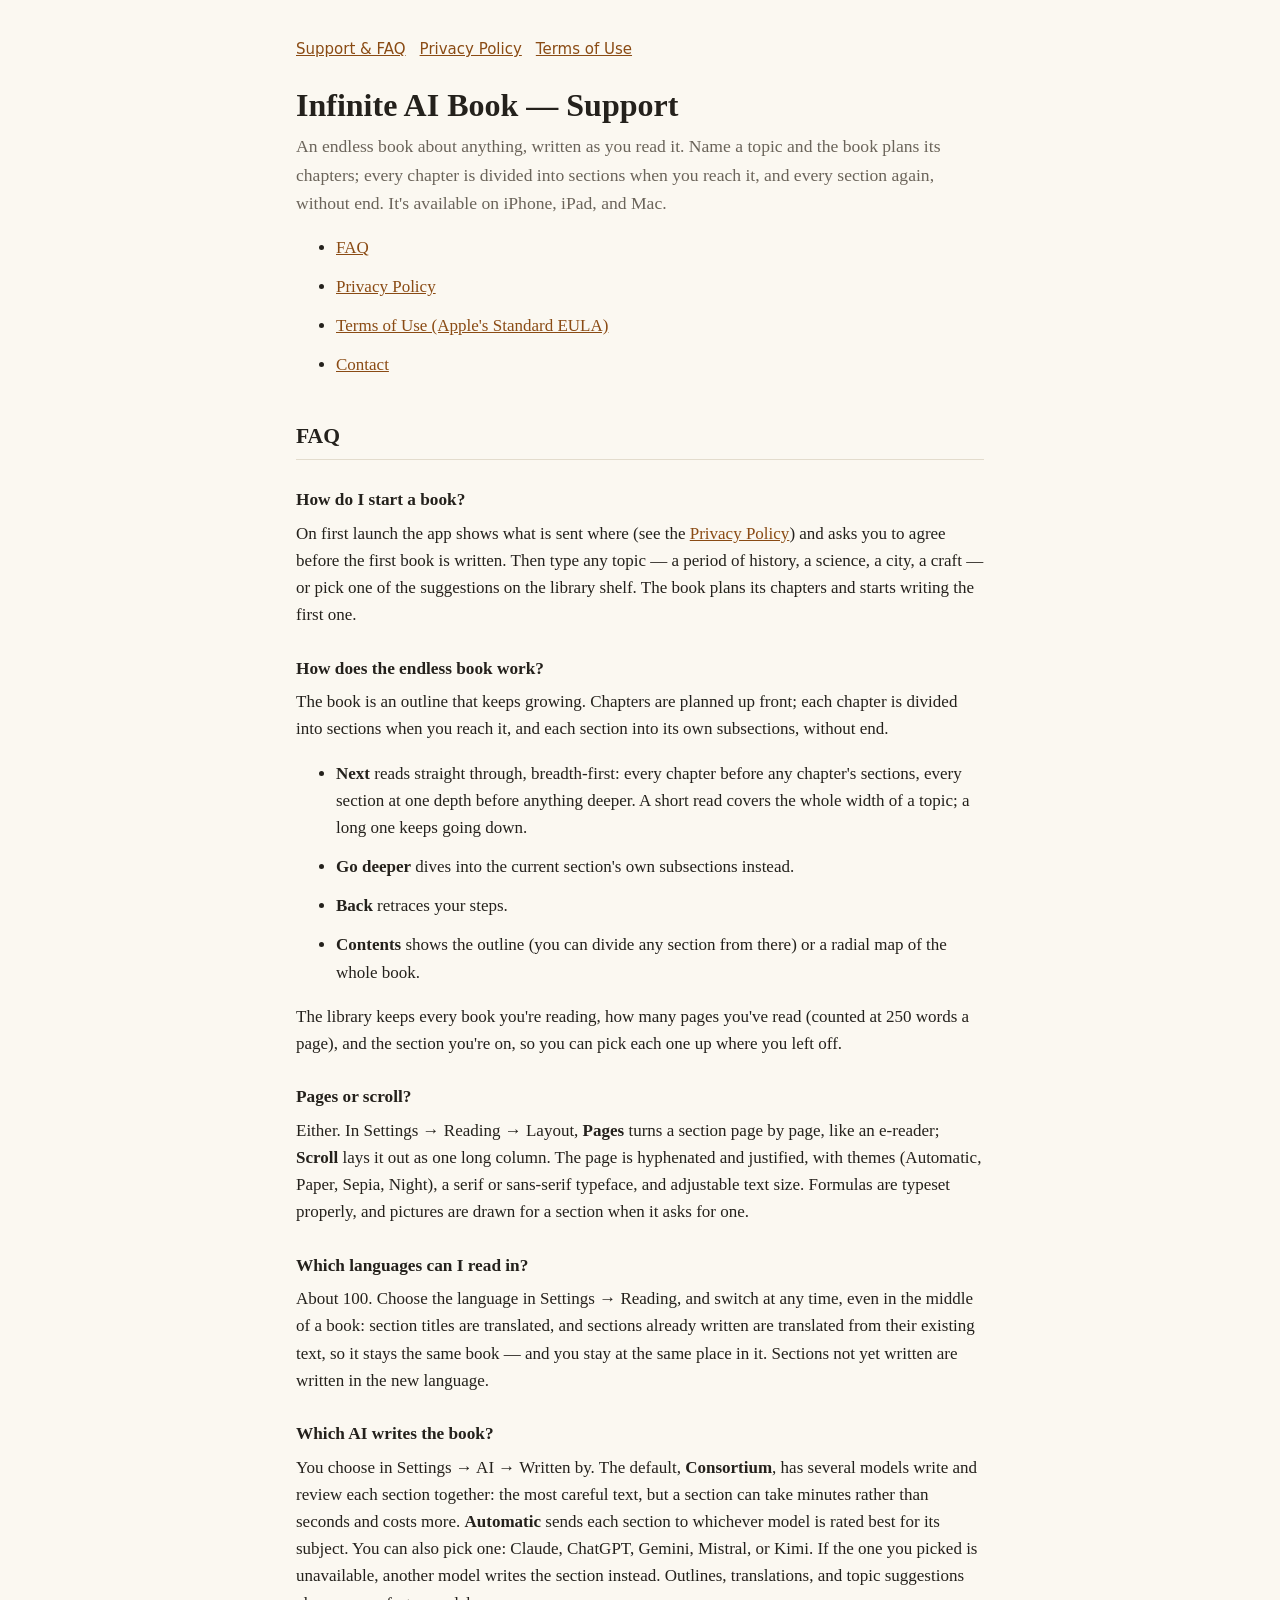
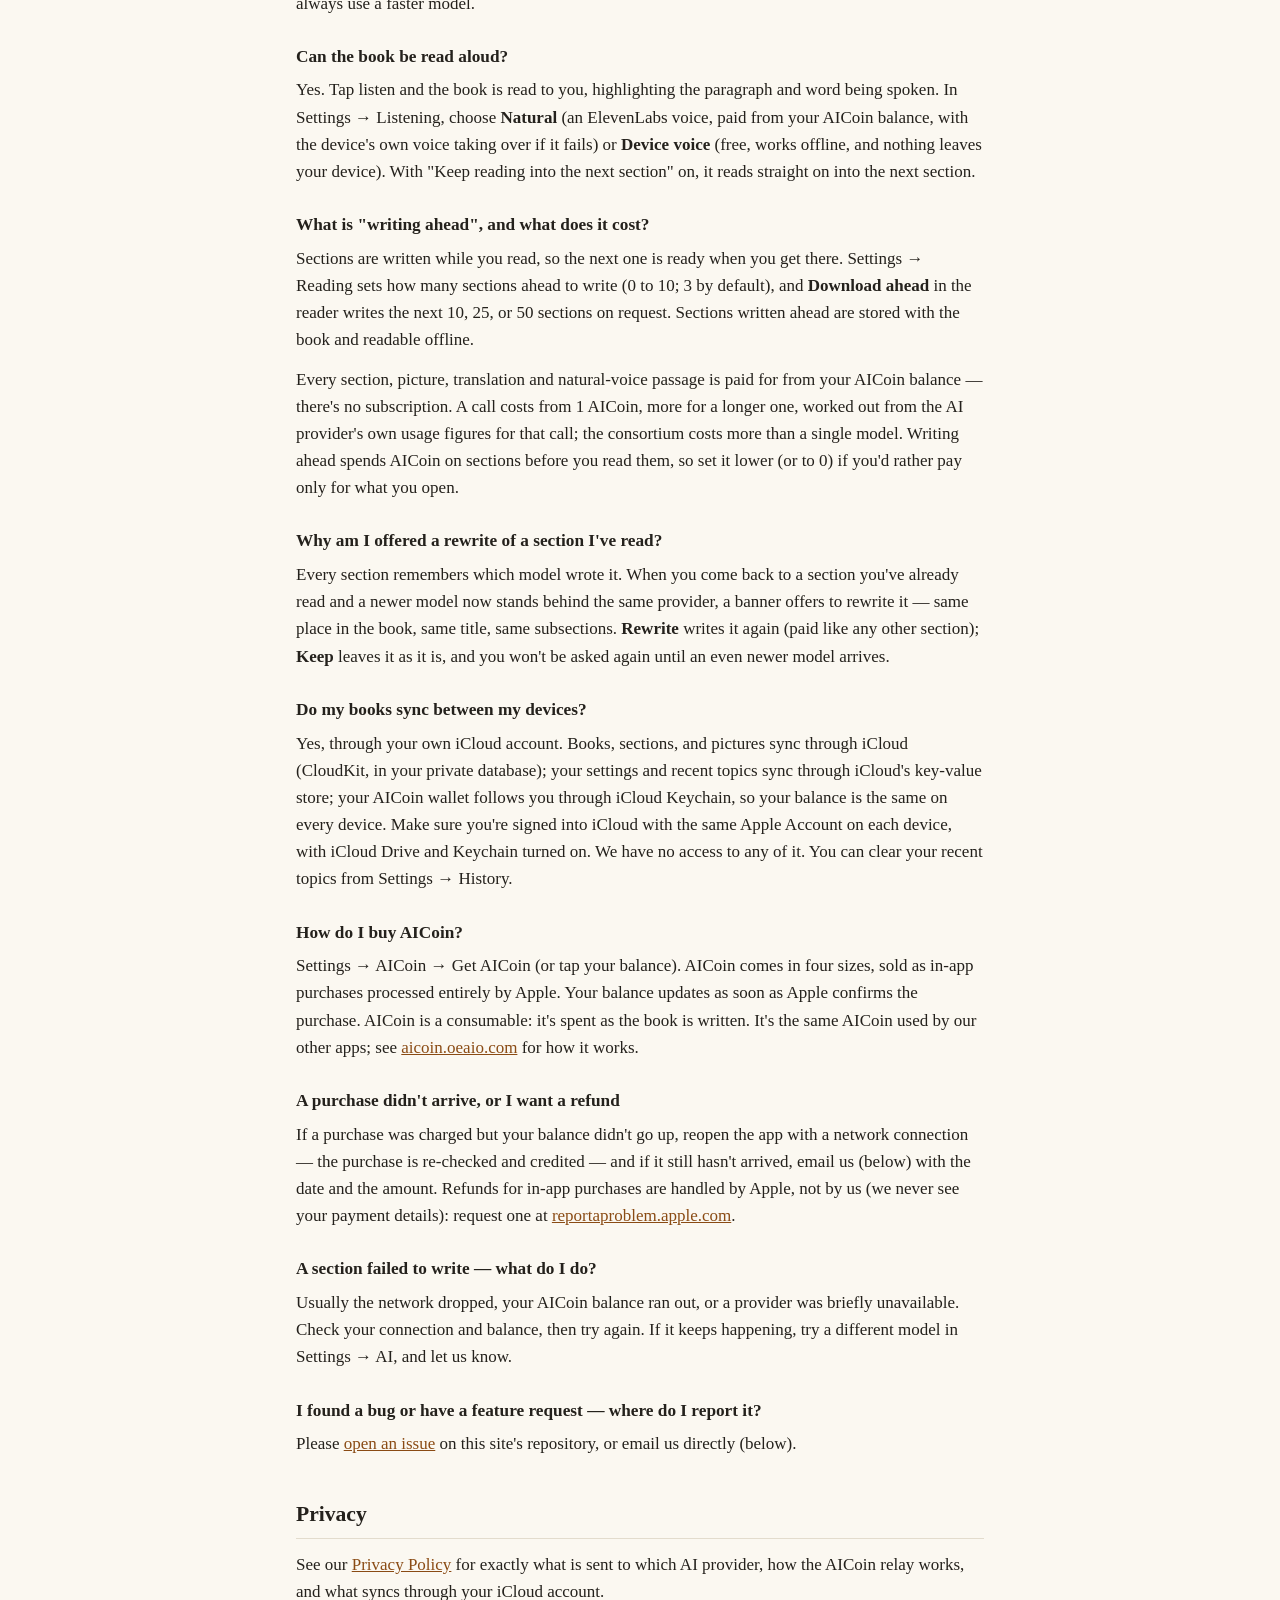
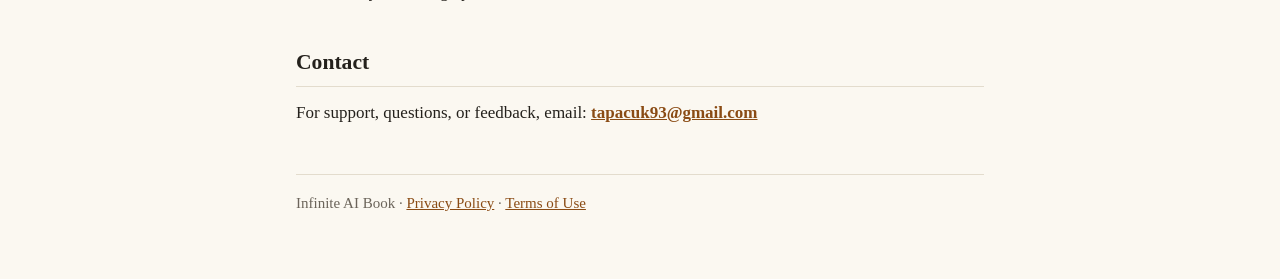
<file: index.html>
<!doctype html>
<html lang="en">
<head>
<meta charset="utf-8">
<meta name="viewport" content="width=device-width, initial-scale=1">
<title>Infinite AI Book — Support</title>
<meta name="description" content="Support and FAQ for Infinite AI Book, an endless book about anything, written as you read it. iPhone, iPad and Mac.">
<link rel="stylesheet" href="style.css">
</head>
<body>
<main>
<nav><a href="./">Support &amp; FAQ</a><a href="PRIVACY.html">Privacy Policy</a><a href="https://www.apple.com/legal/internet-services/itunes/dev/stdeula/">Terms of Use</a></nav>

<h1>Infinite AI Book — Support</h1>
<p class="lede">An endless book about anything, written as you read it. Name a topic and the book plans its chapters; every chapter is divided into sections when you reach it, and every section again, without end. It's available on iPhone, iPad, and Mac.</p>

<ul>
  <li><a href="#faq">FAQ</a></li>
  <li><a href="PRIVACY.html">Privacy Policy</a></li>
  <li><a href="https://www.apple.com/legal/internet-services/itunes/dev/stdeula/">Terms of Use (Apple's Standard EULA)</a></li>
  <li><a href="#contact">Contact</a></li>
</ul>

<h2 id="faq">FAQ</h2>

<h3>How do I start a book?</h3>
<p>On first launch the app shows what is sent where (see the <a href="PRIVACY.html">Privacy Policy</a>) and asks you to agree before the first book is written. Then type any topic — a period of history, a science, a city, a craft — or pick one of the suggestions on the library shelf. The book plans its chapters and starts writing the first one.</p>

<h3>How does the endless book work?</h3>
<p>The book is an outline that keeps growing. Chapters are planned up front; each chapter is divided into sections when you reach it, and each section into its own subsections, without end.</p>
<ul>
  <li><strong>Next</strong> reads straight through, breadth-first: every chapter before any chapter's sections, every section at one depth before anything deeper. A short read covers the whole width of a topic; a long one keeps going down.</li>
  <li><strong>Go deeper</strong> dives into the current section's own subsections instead.</li>
  <li><strong>Back</strong> retraces your steps.</li>
  <li><strong>Contents</strong> shows the outline (you can divide any section from there) or a radial map of the whole book.</li>
</ul>
<p>The library keeps every book you're reading, how many pages you've read (counted at 250 words a page), and the section you're on, so you can pick each one up where you left off.</p>

<h3>Pages or scroll?</h3>
<p>Either. In Settings → Reading → Layout, <strong>Pages</strong> turns a section page by page, like an e-reader; <strong>Scroll</strong> lays it out as one long column. The page is hyphenated and justified, with themes (Automatic, Paper, Sepia, Night), a serif or sans-serif typeface, and adjustable text size. Formulas are typeset properly, and pictures are drawn for a section when it asks for one.</p>

<h3>Which languages can I read in?</h3>
<p>About 100. Choose the language in Settings → Reading, and switch at any time, even in the middle of a book: section titles are translated, and sections already written are translated from their existing text, so it stays the same book — and you stay at the same place in it. Sections not yet written are written in the new language.</p>

<h3>Which AI writes the book?</h3>
<p>You choose in Settings → AI → Written by. The default, <strong>Consortium</strong>, has several models write and review each section together: the most careful text, but a section can take minutes rather than seconds and costs more. <strong>Automatic</strong> sends each section to whichever model is rated best for its subject. You can also pick one: Claude, ChatGPT, Gemini, Mistral, or Kimi. If the one you picked is unavailable, another model writes the section instead. Outlines, translations, and topic suggestions always use a faster model.</p>

<h3>Can the book be read aloud?</h3>
<p>Yes. Tap listen and the book is read to you, highlighting the paragraph and word being spoken. In Settings → Listening, choose <strong>Natural</strong> (an ElevenLabs voice, paid from your AICoin balance, with the device's own voice taking over if it fails) or <strong>Device voice</strong> (free, works offline, and nothing leaves your device). With "Keep reading into the next section" on, it reads straight on into the next section.</p>

<h3>What is "writing ahead", and what does it cost?</h3>
<p>Sections are written while you read, so the next one is ready when you get there. Settings → Reading sets how many sections ahead to write (0 to 10; 3 by default), and <strong>Download ahead</strong> in the reader writes the next 10, 25, or 50 sections on request. Sections written ahead are stored with the book and readable offline.</p>
<p>Every section, picture, translation and natural-voice passage is paid for from your AICoin balance — there's no subscription. A call costs from 1 AICoin, more for a longer one, worked out from the AI provider's own usage figures for that call; the consortium costs more than a single model. Writing ahead spends AICoin on sections before you read them, so set it lower (or to 0) if you'd rather pay only for what you open.</p>

<h3>Why am I offered a rewrite of a section I've read?</h3>
<p>Every section remembers which model wrote it. When you come back to a section you've already read and a newer model now stands behind the same provider, a banner offers to rewrite it — same place in the book, same title, same subsections. <strong>Rewrite</strong> writes it again (paid like any other section); <strong>Keep</strong> leaves it as it is, and you won't be asked again until an even newer model arrives.</p>

<h3>Do my books sync between my devices?</h3>
<p>Yes, through your own iCloud account. Books, sections, and pictures sync through iCloud (CloudKit, in your private database); your settings and recent topics sync through iCloud's key-value store; your AICoin wallet follows you through iCloud Keychain, so your balance is the same on every device. Make sure you're signed into iCloud with the same Apple Account on each device, with iCloud Drive and Keychain turned on. We have no access to any of it. You can clear your recent topics from Settings → History.</p>

<h3>How do I buy AICoin?</h3>
<p>Settings → AICoin → Get AICoin (or tap your balance). AICoin comes in four sizes, sold as in-app purchases processed entirely by Apple. Your balance updates as soon as Apple confirms the purchase. AICoin is a consumable: it's spent as the book is written. It's the same AICoin used by our other apps; see <a href="https://aicoin.oeaio.com">aicoin.oeaio.com</a> for how it works.</p>

<h3>A purchase didn't arrive, or I want a refund</h3>
<p>If a purchase was charged but your balance didn't go up, reopen the app with a network connection — the purchase is re-checked and credited — and if it still hasn't arrived, email us (below) with the date and the amount. Refunds for in-app purchases are handled by Apple, not by us (we never see your payment details): request one at <a href="https://reportaproblem.apple.com">reportaproblem.apple.com</a>.</p>

<h3>A section failed to write — what do I do?</h3>
<p>Usually the network dropped, your AICoin balance ran out, or a provider was briefly unavailable. Check your connection and balance, then try again. If it keeps happening, try a different model in Settings → AI, and let us know.</p>

<h3>I found a bug or have a feature request — where do I report it?</h3>
<p>Please <a href="https://github.com/tapacuk93/infinite-ai-book-support/issues">open an issue</a> on this site's repository, or email us directly (below).</p>

<h2 id="privacy">Privacy</h2>
<p>See our <a href="PRIVACY.html">Privacy Policy</a> for exactly what is sent to which AI provider, how the AICoin relay works, and what syncs through your iCloud account.</p>

<h2 id="contact">Contact</h2>
<p>For support, questions, or feedback, email: <strong><a href="mailto:tapacuk93@gmail.com">tapacuk93@gmail.com</a></strong></p>

<footer>Infinite AI Book · <a href="PRIVACY.html">Privacy Policy</a> · <a href="https://www.apple.com/legal/internet-services/itunes/dev/stdeula/">Terms of Use</a></footer>
</main>
</body>
</html>
</file>
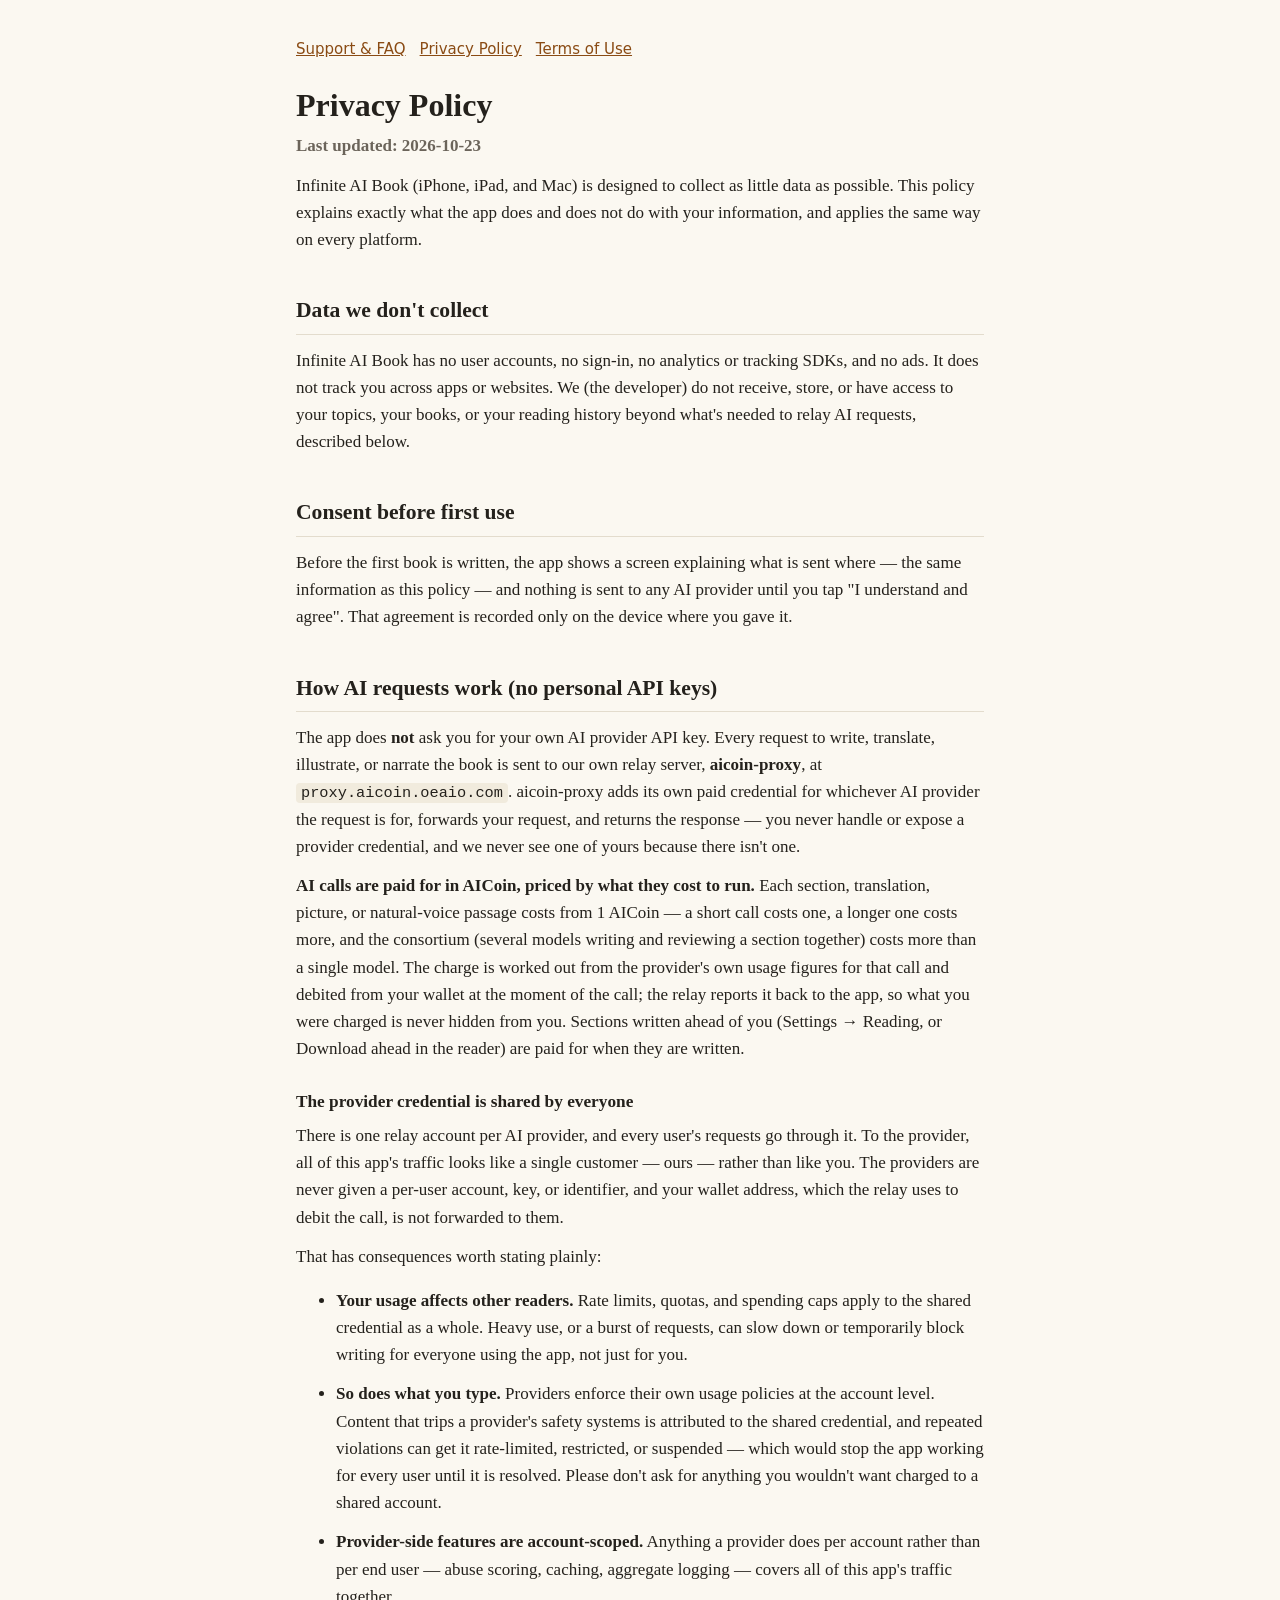
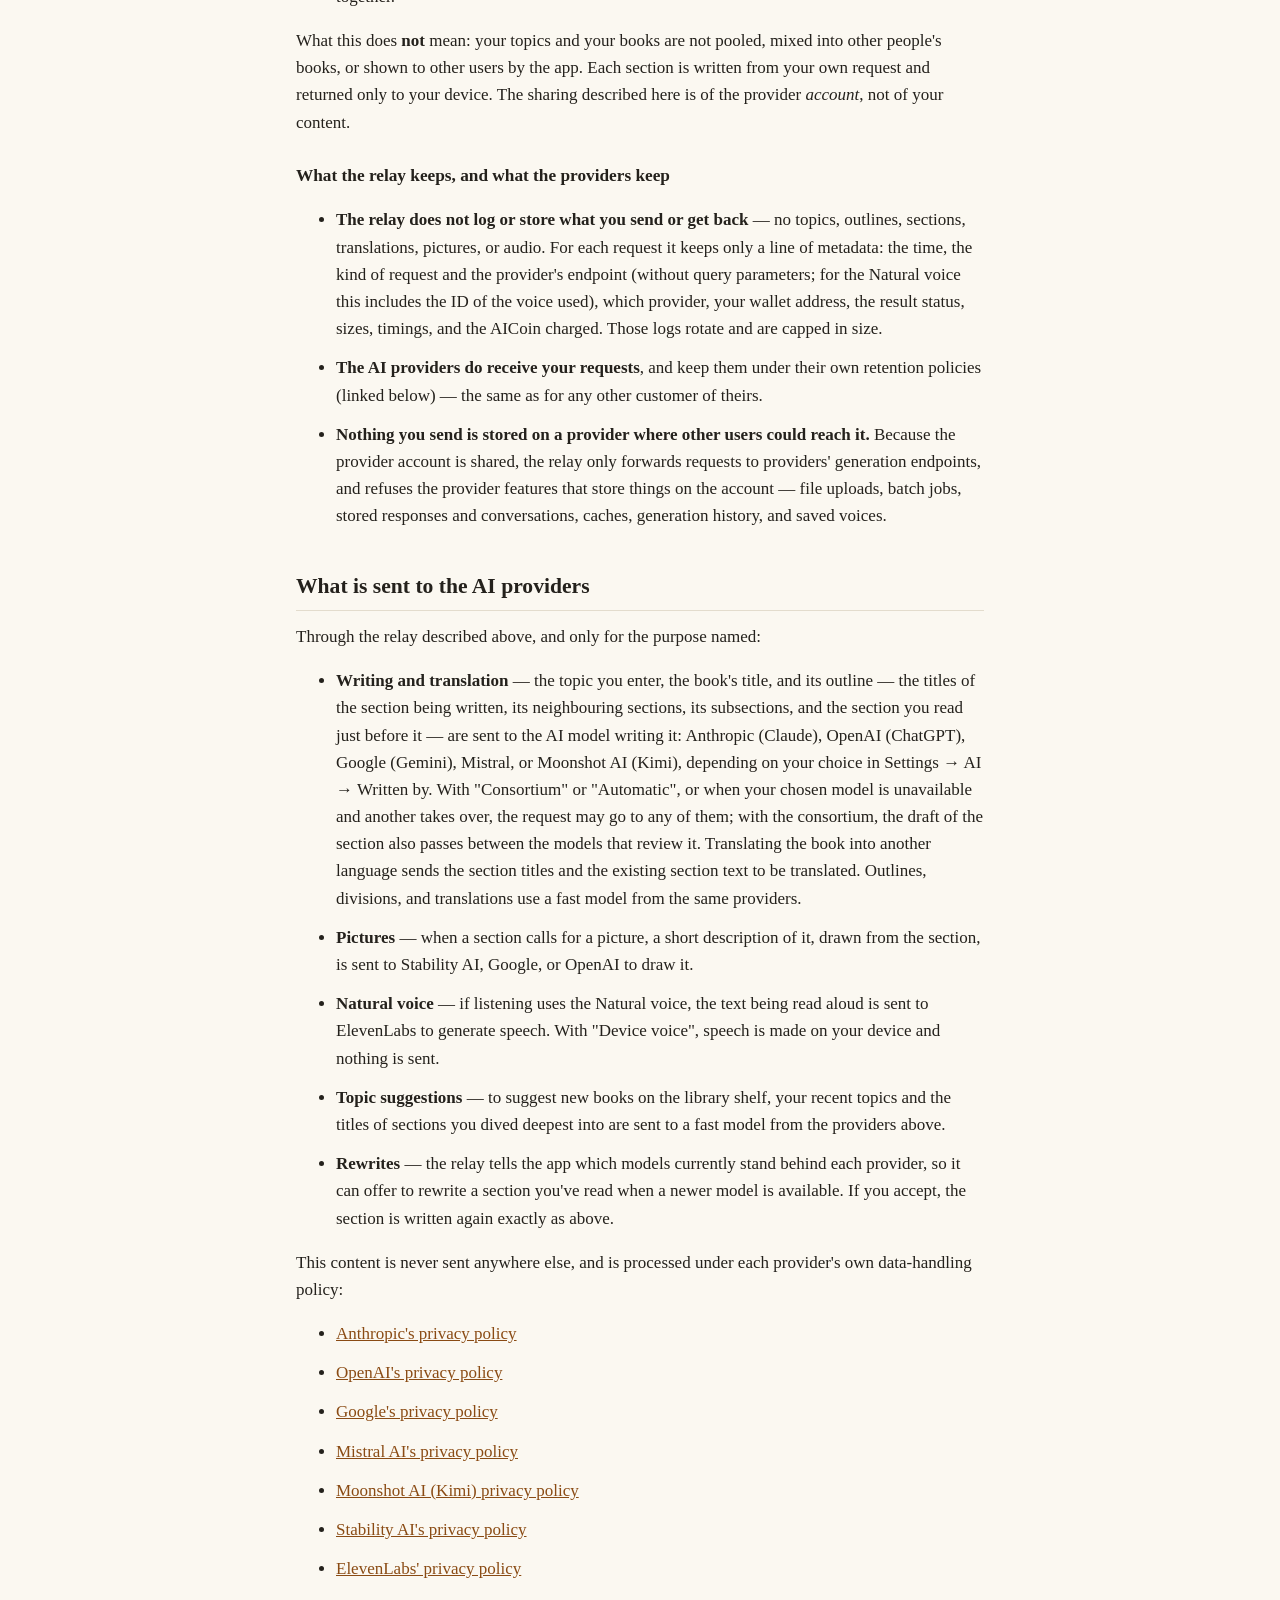
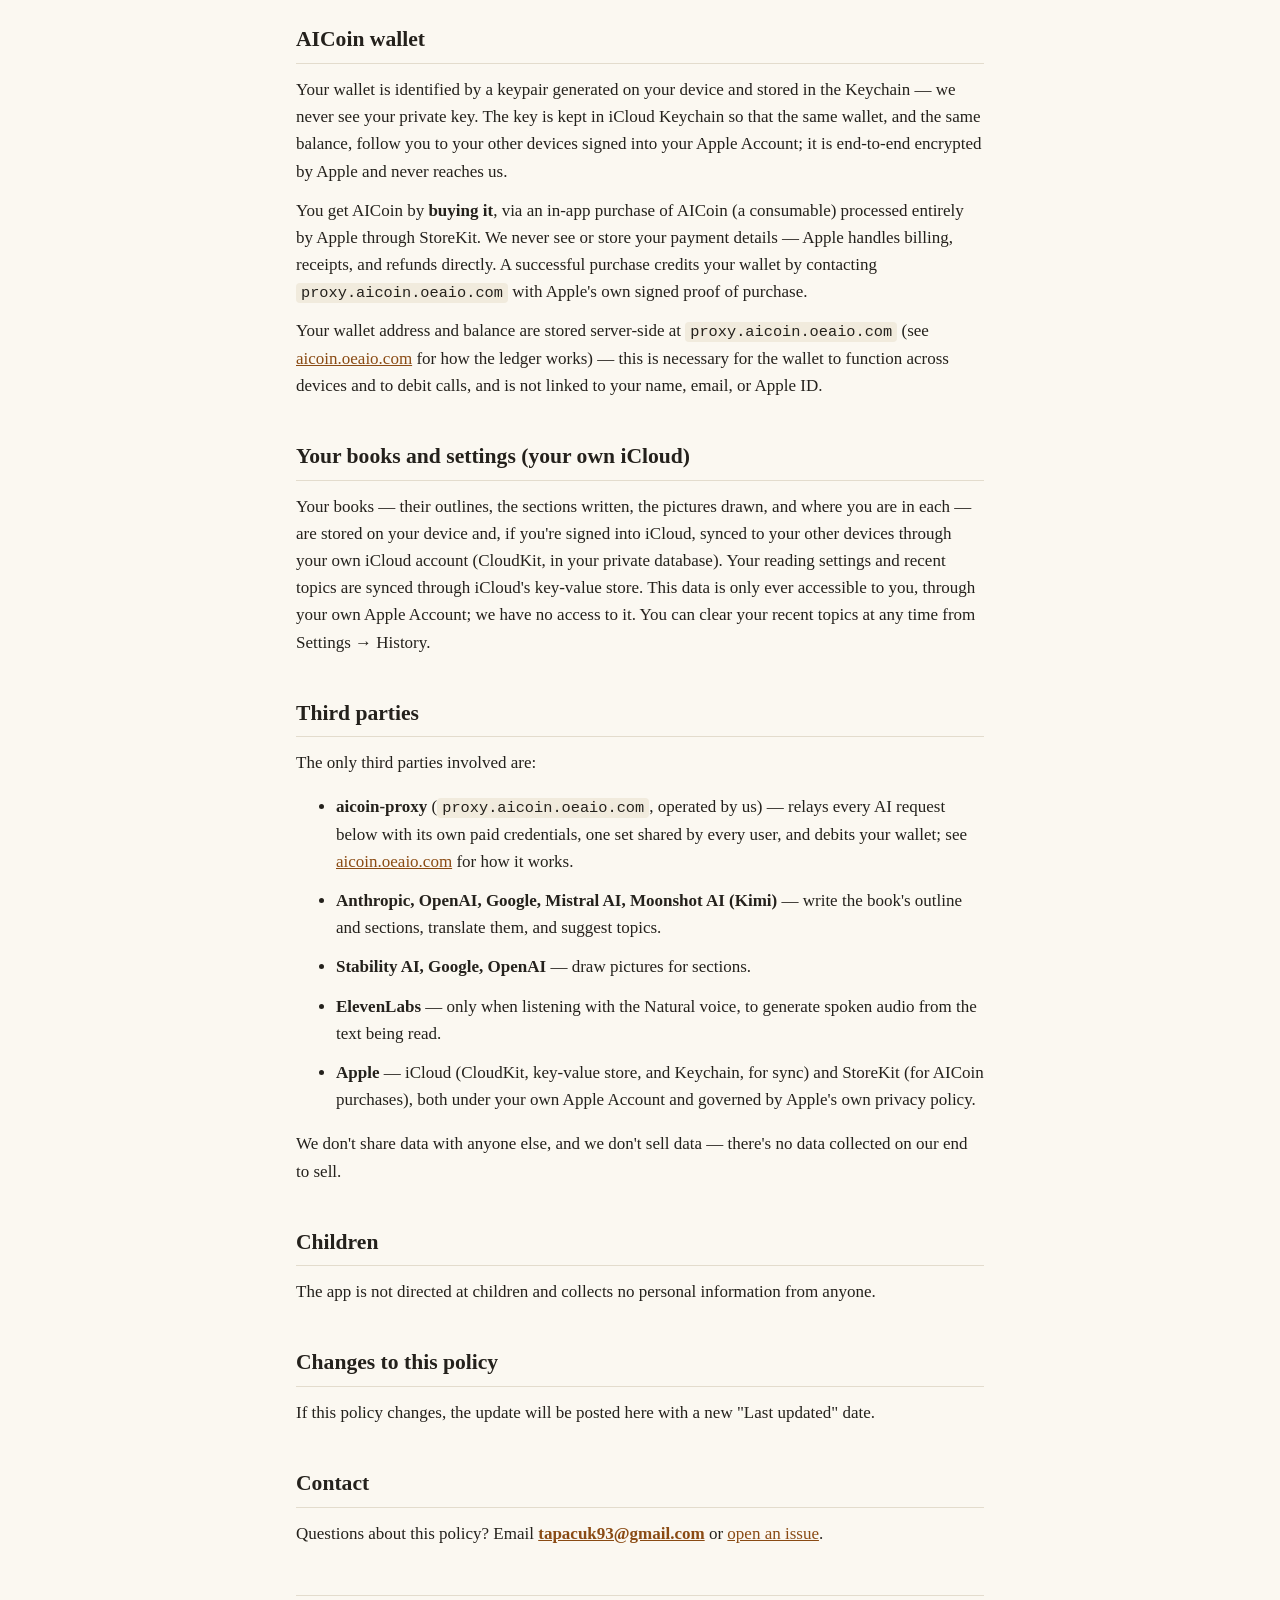
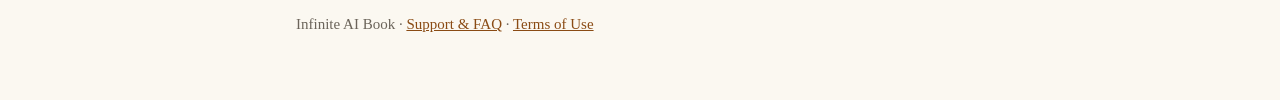
<file: PRIVACY.html>
<!doctype html>
<html lang="en">
<head>
<meta charset="utf-8">
<meta name="viewport" content="width=device-width, initial-scale=1">
<title>Infinite AI Book — Privacy Policy</title>
<meta name="description" content="Privacy policy for Infinite AI Book: what is sent to which AI provider, how the AICoin relay works, and what syncs through your own iCloud account.">
<link rel="stylesheet" href="style.css">
</head>
<body>
<main>
<nav><a href="./">Support &amp; FAQ</a><a href="PRIVACY.html">Privacy Policy</a><a href="https://www.apple.com/legal/internet-services/itunes/dev/stdeula/">Terms of Use</a></nav>

<h1>Privacy Policy</h1>
<p class="meta"><strong>Last updated: 2026-10-23</strong></p>

<p>Infinite AI Book (iPhone, iPad, and Mac) is designed to collect as little data as possible. This policy explains exactly what the app does and does not do with your information, and applies the same way on every platform.</p>

<h2>Data we don't collect</h2>
<p>Infinite AI Book has no user accounts, no sign-in, no analytics or tracking SDKs, and no ads. It does not track you across apps or websites. We (the developer) do not receive, store, or have access to your topics, your books, or your reading history beyond what's needed to relay AI requests, described below.</p>

<h2>Consent before first use</h2>
<p>Before the first book is written, the app shows a screen explaining what is sent where — the same information as this policy — and nothing is sent to any AI provider until you tap "I understand and agree". That agreement is recorded only on the device where you gave it.</p>

<h2>How AI requests work (no personal API keys)</h2>
<p>The app does <strong>not</strong> ask you for your own AI provider API key. Every request to write, translate, illustrate, or narrate the book is sent to our own relay server, <strong>aicoin-proxy</strong>, at <code>proxy.aicoin.oeaio.com</code>. aicoin-proxy adds its own paid credential for whichever AI provider the request is for, forwards your request, and returns the response — you never handle or expose a provider credential, and we never see one of yours because there isn't one.</p>
<p><strong>AI calls are paid for in AICoin, priced by what they cost to run.</strong> Each section, translation, picture, or natural-voice passage costs from 1 AICoin — a short call costs one, a longer one costs more, and the consortium (several models writing and reviewing a section together) costs more than a single model. The charge is worked out from the provider's own usage figures for that call and debited from your wallet at the moment of the call; the relay reports it back to the app, so what you were charged is never hidden from you. Sections written ahead of you (Settings → Reading, or Download ahead in the reader) are paid for when they are written.</p>

<h3>The provider credential is shared by everyone</h3>
<p>There is one relay account per AI provider, and every user's requests go through it. To the provider, all of this app's traffic looks like a single customer — ours — rather than like you. The providers are never given a per-user account, key, or identifier, and your wallet address, which the relay uses to debit the call, is not forwarded to them.</p>
<p>That has consequences worth stating plainly:</p>
<ul>
  <li><strong>Your usage affects other readers.</strong> Rate limits, quotas, and spending caps apply to the shared credential as a whole. Heavy use, or a burst of requests, can slow down or temporarily block writing for everyone using the app, not just for you.</li>
  <li><strong>So does what you type.</strong> Providers enforce their own usage policies at the account level. Content that trips a provider's safety systems is attributed to the shared credential, and repeated violations can get it rate-limited, restricted, or suspended — which would stop the app working for every user until it is resolved. Please don't ask for anything you wouldn't want charged to a shared account.</li>
  <li><strong>Provider-side features are account-scoped.</strong> Anything a provider does per account rather than per end user — abuse scoring, caching, aggregate logging — covers all of this app's traffic together.</li>
</ul>
<p>What this does <strong>not</strong> mean: your topics and your books are not pooled, mixed into other people's books, or shown to other users by the app. Each section is written from your own request and returned only to your device. The sharing described here is of the provider <em>account</em>, not of your content.</p>

<h3>What the relay keeps, and what the providers keep</h3>
<ul>
  <li><strong>The relay does not log or store what you send or get back</strong> — no topics, outlines, sections, translations, pictures, or audio. For each request it keeps only a line of metadata: the time, the kind of request and the provider's endpoint (without query parameters; for the Natural voice this includes the ID of the voice used), which provider, your wallet address, the result status, sizes, timings, and the AICoin charged. Those logs rotate and are capped in size.</li>
  <li><strong>The AI providers do receive your requests</strong>, and keep them under their own retention policies (linked below) — the same as for any other customer of theirs.</li>
  <li><strong>Nothing you send is stored on a provider where other users could reach it.</strong> Because the provider account is shared, the relay only forwards requests to providers' generation endpoints, and refuses the provider features that store things on the account — file uploads, batch jobs, stored responses and conversations, caches, generation history, and saved voices.</li>
</ul>

<h2>What is sent to the AI providers</h2>
<p>Through the relay described above, and only for the purpose named:</p>
<ul>
  <li><strong>Writing and translation</strong> — the topic you enter, the book's title, and its outline — the titles of the section being written, its neighbouring sections, its subsections, and the section you read just before it — are sent to the AI model writing it: Anthropic (Claude), OpenAI (ChatGPT), Google (Gemini), Mistral, or Moonshot AI (Kimi), depending on your choice in Settings → AI → Written by. With "Consortium" or "Automatic", or when your chosen model is unavailable and another takes over, the request may go to any of them; with the consortium, the draft of the section also passes between the models that review it. Translating the book into another language sends the section titles and the existing section text to be translated. Outlines, divisions, and translations use a fast model from the same providers.</li>
  <li><strong>Pictures</strong> — when a section calls for a picture, a short description of it, drawn from the section, is sent to Stability AI, Google, or OpenAI to draw it.</li>
  <li><strong>Natural voice</strong> — if listening uses the Natural voice, the text being read aloud is sent to ElevenLabs to generate speech. With "Device voice", speech is made on your device and nothing is sent.</li>
  <li><strong>Topic suggestions</strong> — to suggest new books on the library shelf, your recent topics and the titles of sections you dived deepest into are sent to a fast model from the providers above.</li>
  <li><strong>Rewrites</strong> — the relay tells the app which models currently stand behind each provider, so it can offer to rewrite a section you've read when a newer model is available. If you accept, the section is written again exactly as above.</li>
</ul>
<p>This content is never sent anywhere else, and is processed under each provider's own data-handling policy:</p>
<ul>
  <li><a href="https://www.anthropic.com/legal/privacy">Anthropic's privacy policy</a></li>
  <li><a href="https://openai.com/policies/privacy-policy/">OpenAI's privacy policy</a></li>
  <li><a href="https://policies.google.com/privacy">Google's privacy policy</a></li>
  <li><a href="https://mistral.ai/terms#privacy-policy">Mistral AI's privacy policy</a></li>
  <li><a href="https://platform.moonshot.ai/docs/agreement/userprivacy">Moonshot AI (Kimi) privacy policy</a></li>
  <li><a href="https://stability.ai/privacy-policy">Stability AI's privacy policy</a></li>
  <li><a href="https://elevenlabs.io/privacy">ElevenLabs' privacy policy</a></li>
</ul>

<h2>AICoin wallet</h2>
<p>Your wallet is identified by a keypair generated on your device and stored in the Keychain — we never see your private key. The key is kept in iCloud Keychain so that the same wallet, and the same balance, follow you to your other devices signed into your Apple Account; it is end-to-end encrypted by Apple and never reaches us.</p>
<p>You get AICoin by <strong>buying it</strong>, via an in-app purchase of AICoin (a consumable) processed entirely by Apple through StoreKit. We never see or store your payment details — Apple handles billing, receipts, and refunds directly. A successful purchase credits your wallet by contacting <code>proxy.aicoin.oeaio.com</code> with Apple's own signed proof of purchase.</p>
<p>Your wallet address and balance are stored server-side at <code>proxy.aicoin.oeaio.com</code> (see <a href="https://aicoin.oeaio.com">aicoin.oeaio.com</a> for how the ledger works) — this is necessary for the wallet to function across devices and to debit calls, and is not linked to your name, email, or Apple ID.</p>

<h2>Your books and settings (your own iCloud)</h2>
<p>Your books — their outlines, the sections written, the pictures drawn, and where you are in each — are stored on your device and, if you're signed into iCloud, synced to your other devices through your own iCloud account (CloudKit, in your private database). Your reading settings and recent topics are synced through iCloud's key-value store. This data is only ever accessible to you, through your own Apple Account; we have no access to it. You can clear your recent topics at any time from Settings → History.</p>

<h2>Third parties</h2>
<p>The only third parties involved are:</p>
<ul>
  <li><strong>aicoin-proxy</strong> (<code>proxy.aicoin.oeaio.com</code>, operated by us) — relays every AI request below with its own paid credentials, one set shared by every user, and debits your wallet; see <a href="https://aicoin.oeaio.com">aicoin.oeaio.com</a> for how it works.</li>
  <li><strong>Anthropic, OpenAI, Google, Mistral AI, Moonshot AI (Kimi)</strong> — write the book's outline and sections, translate them, and suggest topics.</li>
  <li><strong>Stability AI, Google, OpenAI</strong> — draw pictures for sections.</li>
  <li><strong>ElevenLabs</strong> — only when listening with the Natural voice, to generate spoken audio from the text being read.</li>
  <li><strong>Apple</strong> — iCloud (CloudKit, key-value store, and Keychain, for sync) and StoreKit (for AICoin purchases), both under your own Apple Account and governed by Apple's own privacy policy.</li>
</ul>
<p>We don't share data with anyone else, and we don't sell data — there's no data collected on our end to sell.</p>

<h2>Children</h2>
<p>The app is not directed at children and collects no personal information from anyone.</p>

<h2>Changes to this policy</h2>
<p>If this policy changes, the update will be posted here with a new "Last updated" date.</p>

<h2>Contact</h2>
<p>Questions about this policy? Email <strong><a href="mailto:tapacuk93@gmail.com">tapacuk93@gmail.com</a></strong> or <a href="https://github.com/tapacuk93/infinite-ai-book-support/issues">open an issue</a>.</p>

<footer>Infinite AI Book · <a href="./">Support &amp; FAQ</a> · <a href="https://www.apple.com/legal/internet-services/itunes/dev/stdeula/">Terms of Use</a></footer>
</main>
</body>
</html>
</file>
<file: style.css>
:root { --bg: #fbf8f1; --fg: #24211c; --muted: #6b645a; --accent: #8a4b14; --rule: #e3dccd; --code: #f1ebdd; }
@media (prefers-color-scheme: dark) {
  :root { --bg: #1a1815; --fg: #ece6da; --muted: #a59d90; --accent: #e0a466; --rule: #3a352d; --code: #2a2620; }
}
* { box-sizing: border-box; }
body { margin: 0; background: var(--bg); color: var(--fg);
  font: 17px/1.6 Georgia, "Iowan Old Style", "Times New Roman", serif; }
main { max-width: 720px; margin: 0 auto; padding: 40px 16px 64px; }
h1 { font-size: 2rem; line-height: 1.2; margin: 0 0 8px; }
h2 { font-size: 1.35rem; margin: 40px 0 12px; padding-bottom: 6px; border-bottom: 1px solid var(--rule); }
h3 { font-size: 1.08rem; margin: 26px 0 6px; }
p, li { margin: 0 0 12px; }
a { color: var(--accent); }
code { font: 0.9em ui-monospace, Menlo, monospace; background: var(--code); padding: 1px 5px; border-radius: 4px; }
nav { font: 15px -apple-system, system-ui, sans-serif; margin: 0 0 28px; color: var(--muted); }
nav a { margin-right: 14px; }
.lede { font-size: 1.1rem; color: var(--muted); }
.meta { color: var(--muted); }
footer { margin-top: 48px; padding-top: 16px; border-top: 1px solid var(--rule); color: var(--muted); font-size: 15px; }
</file>
